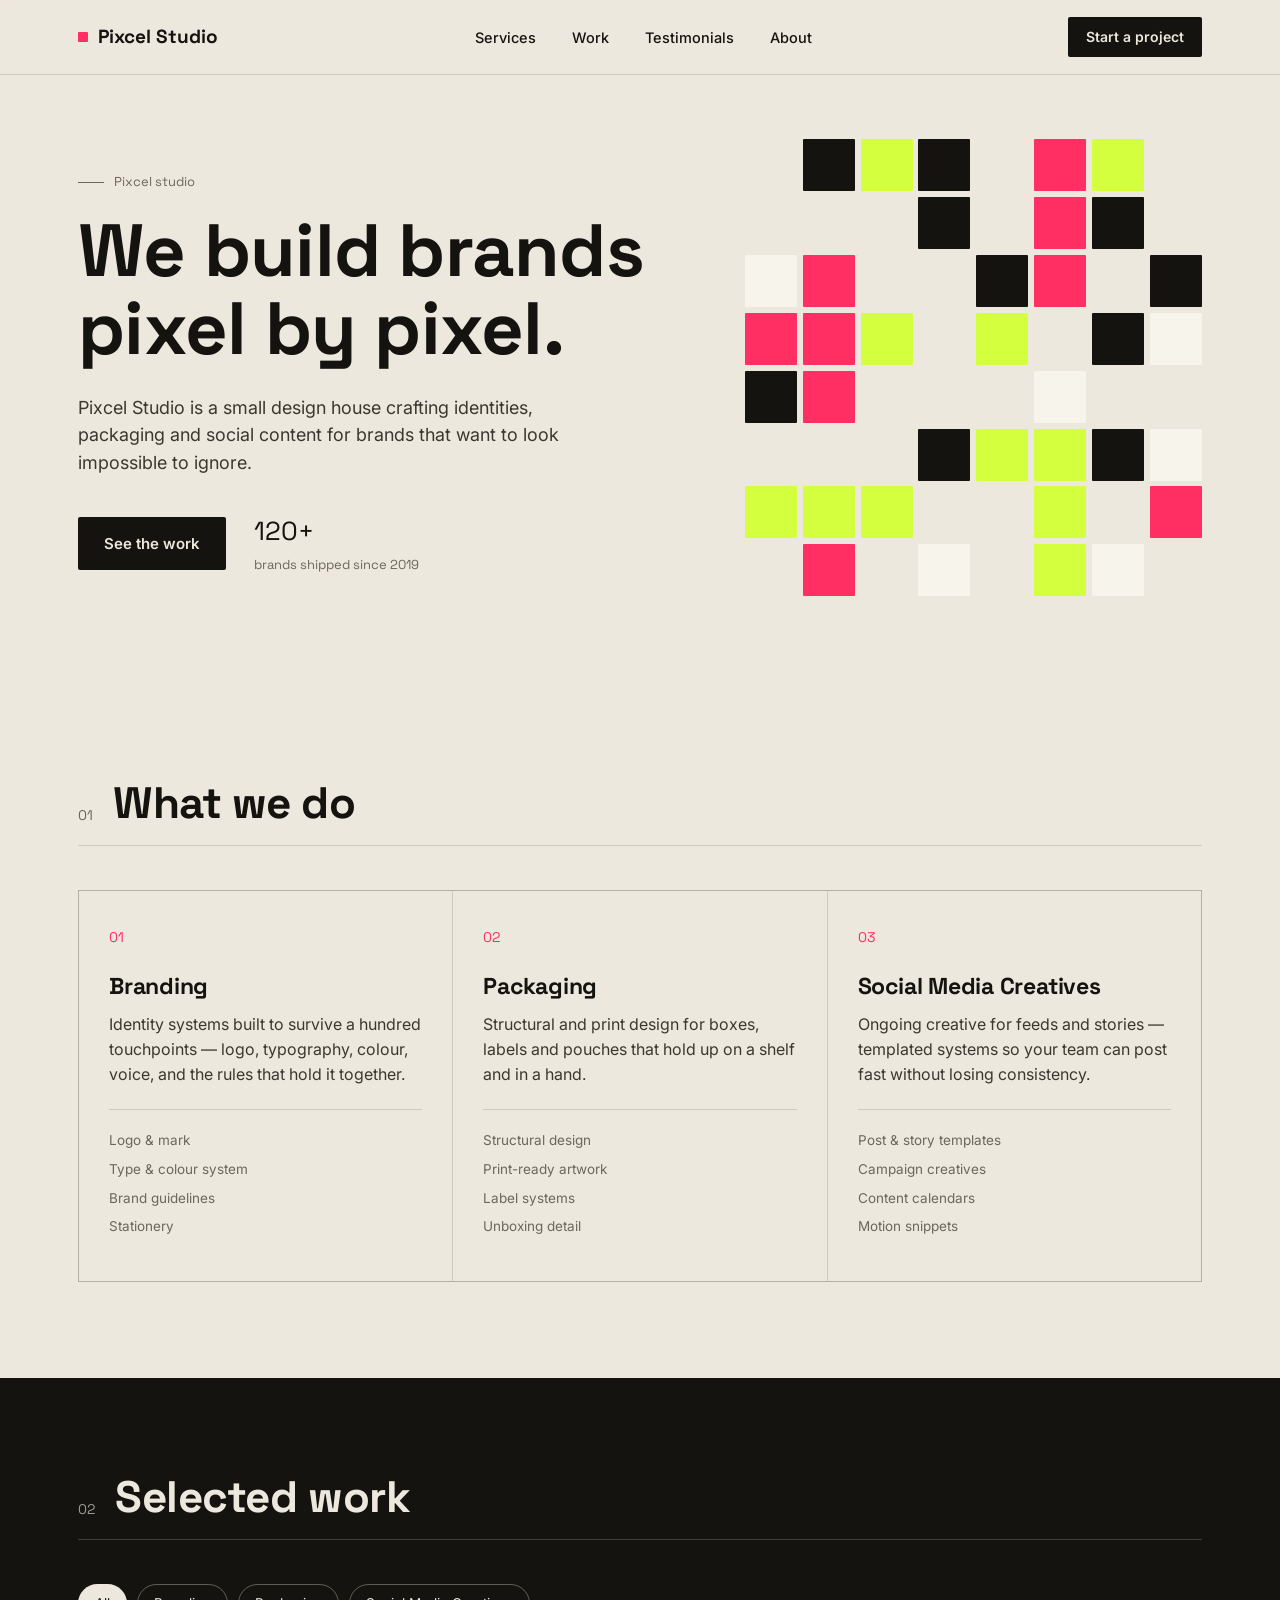
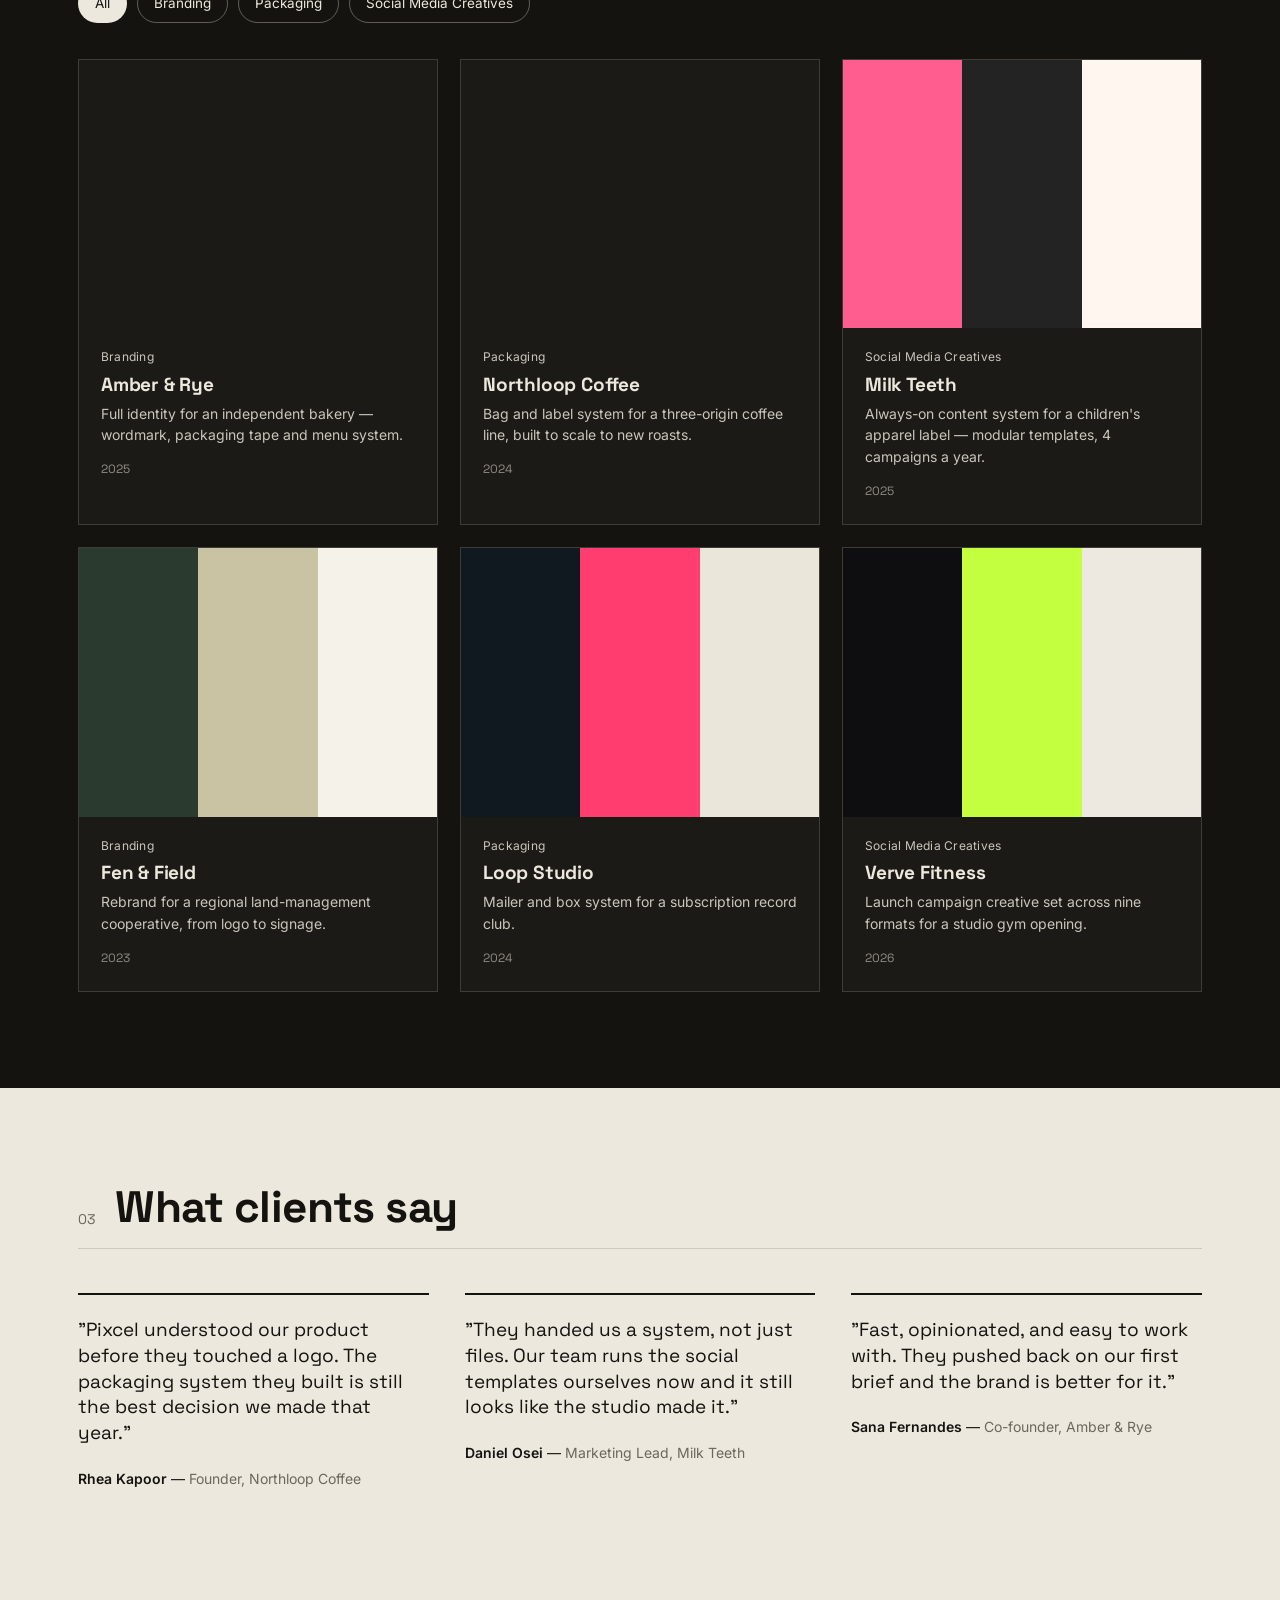
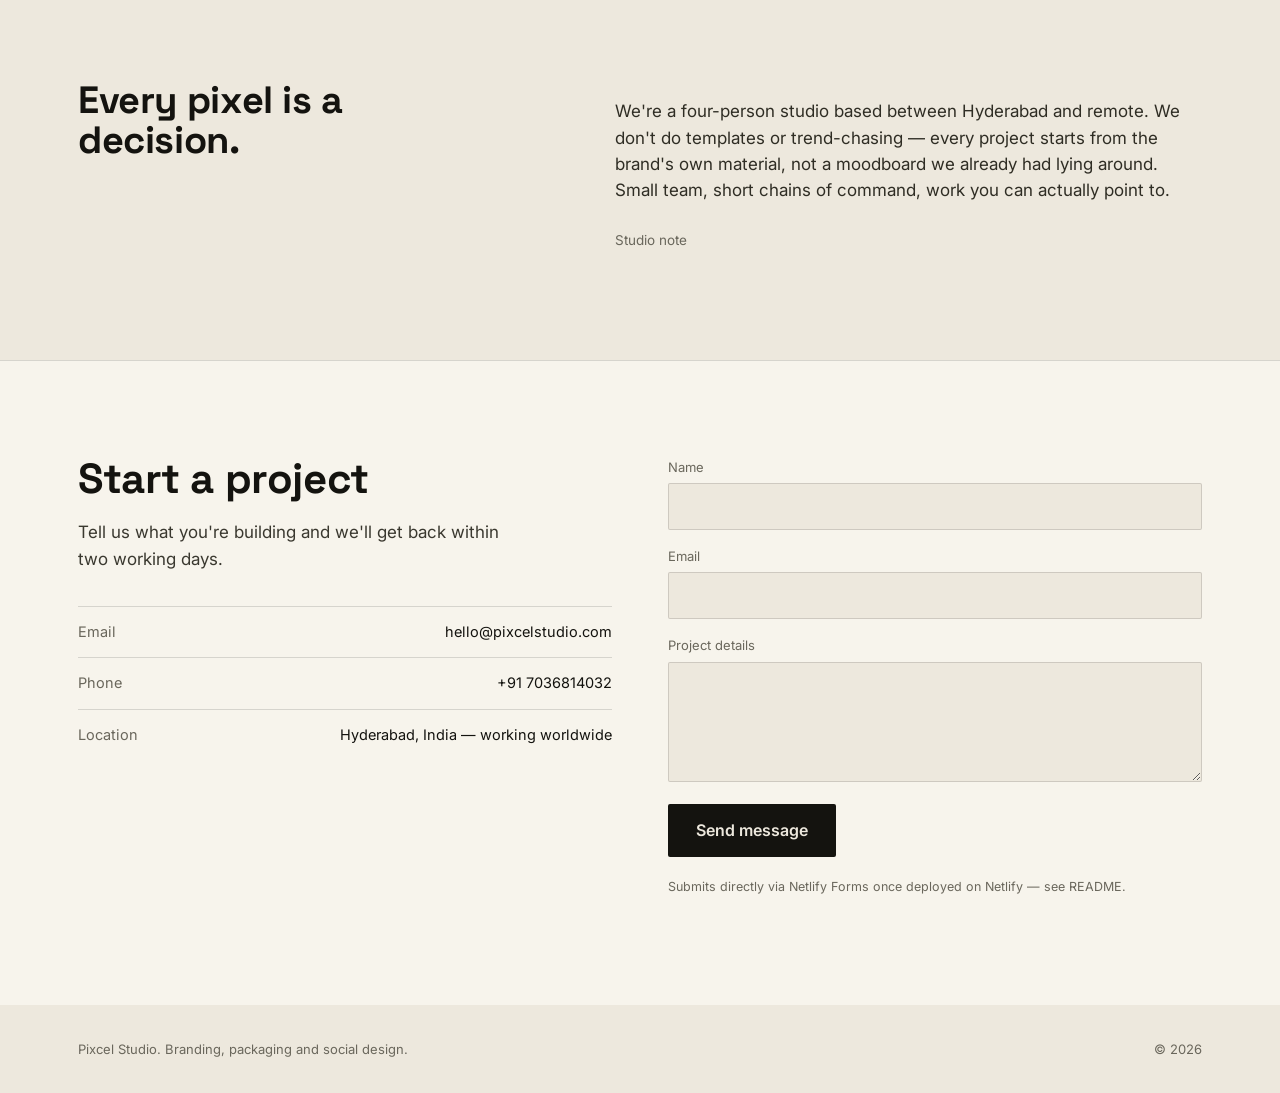
<file: index.html>
<!doctype html>
<html lang="en">
<head>
<meta charset="utf-8">
<meta name="viewport" content="width=device-width, initial-scale=1">
<title>Pixcel Studio — Branding, Packaging &amp; Social Design</title>
<meta name="description" content="Pixcel Studio is a design studio crafting brand identities, packaging and social media creatives.">
<link rel="preconnect" href="https://fonts.googleapis.com">
<link href="https://fonts.googleapis.com/css2?family=Space+Grotesk:wght@500;700&family=Inter:wght@400;500;600&display=swap" rel="stylesheet">
<link rel="stylesheet" href="css/style.css">
</head>
<body>

<header class="site-header">
  <div class="wrap">
    <a href="#top" class="logo"><span class="dot"></span>Pixcel Studio</a>
    <nav class="primary-nav" id="primary-nav">
      <ul>
        <li><a href="#services">Services</a></li>
        <li><a href="#work">Work</a></li>
        <li><a href="#testimonials">Testimonials</a></li>
        <li><a href="#about">About</a></li>
      </ul>
    </nav>
    <a href="#contact" class="nav-cta">Start a project</a>
    <button class="menu-toggle" id="menu-toggle" aria-label="Toggle menu" aria-expanded="false">
      <span></span><span></span><span></span>
    </button>
  </div>
</header>

<main id="top">

  <section class="hero">
    <div class="wrap">
      <div>
        <p class="hero-eyebrow" data-key="hero_eyebrow">Design studio</p>
        <h1 data-key="hero_heading">We build brands pixel by pixel.</h1>
        <p class="sub" data-key="hero_sub">Loading…</p>
        <div class="hero-actions">
          <a class="btn-primary" href="#work" data-key="hero_cta_label">See the work</a>
          <div class="hero-stat">
            <span class="n" data-key="hero_stat_number">120+</span>
            <span class="l" data-key="hero_stat_label">brands shipped</span>
          </div>
        </div>
      </div>
      <div class="pixel-grid" id="pixel-grid" aria-hidden="true"></div>
    </div>
  </section>

  <section id="services">
    <div class="wrap">
      <div class="section-head">
        <span class="num">01</span>
        <h2>What we do</h2>
      </div>
      <div class="services-grid" id="services-grid">
        <!-- populated from content/services.json -->
      </div>
    </div>
  </section>

  <section id="work" class="work">
    <div class="wrap">
      <div class="section-head">
        <span class="num">02</span>
        <h2>Selected work</h2>
      </div>
      <div class="work-filters" id="work-filters"></div>
      <div class="work-grid" id="work-grid">
        <!-- populated from content/works.json -->
      </div>
    </div>
  </section>

  <section id="testimonials">
    <div class="wrap">
      <div class="section-head">
        <span class="num">03</span>
        <h2>What clients say</h2>
      </div>
      <div class="testi-grid" id="testi-grid">
        <!-- populated from content/testimonials.json -->
      </div>
    </div>
  </section>

  <section id="about" class="about">
    <div class="wrap">
      <h2 data-key="about_heading">Every pixel is a decision.</h2>
      <div class="about-body">
        <p data-key="about_body">Loading…</p>
        <p class="founder" data-key="about_founder_name">Studio note</p>
      </div>
    </div>
  </section>

  <section id="contact" class="contact">
    <div class="wrap">
      <div>
        <h2 data-key="contact_heading">Start a project</h2>
        <p class="lede" data-key="contact_body">Loading…</p>
        <ul class="contact-details">
          <li><span class="k">Email</span><span data-key="contact_email">—</span></li>
          <li><span class="k">Phone</span><span data-key="contact_phone">—</span></li>
          <li><span class="k">Location</span><span data-key="contact_location">—</span></li>
        </ul>
      </div>
      <form class="contact-form" id="contact-form" name="contact" method="POST" data-netlify="true" data-netlify-honeypot="bot-field">
        <input type="hidden" name="form-name" value="contact">
        <p style="display:none">
          <label>Don't fill this out: <input name="bot-field"></label>
        </p>
        <div>
          <label for="cf-name">Name</label>
          <input id="cf-name" name="name" type="text" required>
        </div>
        <div>
          <label for="cf-email">Email</label>
          <input id="cf-email" name="email" type="email" required>
        </div>
        <div>
          <label for="cf-message">Project details</label>
          <textarea id="cf-message" name="message" required></textarea>
        </div>
        <button type="submit">Send message</button>
        <p class="form-note" id="form-note">Submits directly via Netlify Forms once deployed on Netlify — see README.</p>
      </form>
    </div>
  </section>

</main>

<footer>
  <div class="wrap">
    <span data-key="footer_note">Pixcel Studio</span>
    <span id="year-note"></span>
  </div>
</footer>

<script src="js/main.js"></script>
</body>
</html>
</file>
<file: css/style.css>
/* ==========================================================================
   Pixcel Studio — design tokens
   ========================================================================== */
:root{
  --ink: #14130f;
  --paper: #ede8dd;
  --paper-2: #f7f4ec;
  --line: rgba(20,19,15,0.14);
  --magenta: #ff2e63;
  --lime: #d4ff3f;
  --slate: #6a675c;

  --font-display: "Space Grotesk", "Arial Narrow", sans-serif;
  --font-body: "Inter", -apple-system, BlinkMacSystemFont, sans-serif;

  --max: 1180px;
  --gap: 24px;
  --radius: 2px;
}

*{ box-sizing:border-box; }
html{ scroll-behavior:smooth; }

@media (prefers-reduced-motion: reduce){
  html{ scroll-behavior:auto; }
  *{ animation-duration:0.001ms !important; animation-iteration-count:1 !important; transition-duration:0.001ms !important; }
}

body{
  margin:0;
  background:var(--paper);
  color:var(--ink);
  font-family:var(--font-body);
  font-size:16px;
  line-height:1.55;
  -webkit-font-smoothing:antialiased;
}

img,svg{ display:block; max-width:100%; }
a{ color:inherit; }
button{ font:inherit; }

.wrap{
  max-width:var(--max);
  margin:0 auto;
  padding:0 28px;
}

h1,h2,h3{
  font-family:var(--font-display);
  font-weight:700;
  line-height:1.05;
  margin:0;
  letter-spacing:-0.01em;
}

.section-head{
  display:grid;
  grid-template-columns: auto 1fr;
  align-items:end;
  gap:20px;
  margin-bottom:44px;
  border-bottom:1px solid var(--line);
  padding-bottom:18px;
}
.section-head .num{
  font-family:var(--font-display);
  font-size:14px;
  color:var(--slate);
}
.section-head h2{ font-size:clamp(28px,4vw,44px); }

section{ padding:96px 0; }

:focus-visible{
  outline:3px solid var(--magenta);
  outline-offset:3px;
}

/* ---- header ---- */
.site-header{
  position:sticky; top:0; z-index:40;
  background:rgba(237,232,221,0.92);
  backdrop-filter:blur(6px);
  border-bottom:1px solid var(--line);
}
.site-header .wrap{
  display:flex; align-items:center; justify-content:space-between;
  height:74px;
}
.logo{
  font-family:var(--font-display);
  font-weight:700;
  font-size:19px;
  display:flex; align-items:center; gap:10px;
  text-decoration:none;
}
.logo .dot{
  width:10px; height:10px; background:var(--magenta);
  display:inline-block; border-radius:1px;
}
nav.primary-nav ul{
  list-style:none; display:flex; gap:32px; margin:0; padding:0;
}
nav.primary-nav a{
  text-decoration:none; font-size:14.5px; font-weight:500;
  padding:6px 2px; border-bottom:1px solid transparent;
  transition:border-color .15s ease;
}
nav.primary-nav a:hover{ border-color:var(--ink); }
.nav-cta{
  background:var(--ink); color:var(--paper);
  padding:9px 18px; border-radius:var(--radius);
  font-size:14px; font-weight:600; text-decoration:none;
}
.menu-toggle{ display:none; background:none; border:0; cursor:pointer; padding:8px; }
.menu-toggle span{ display:block; width:22px; height:2px; background:var(--ink); margin:5px 0; }

/* ---- hero ---- */
.hero{
  padding:64px 0 88px;
  position:relative;
  overflow:hidden;
}
.hero .wrap{
  display:grid;
  grid-template-columns: 1.15fr 0.85fr;
  gap:48px;
  align-items:center;
}
.hero-eyebrow{
  font-family:var(--font-display);
  font-size:13px; color:var(--slate);
  display:flex; align-items:center; gap:10px;
  margin-bottom:20px;
}
.hero-eyebrow::before{
  content:""; width:26px; height:1px; background:var(--slate);
}
.hero h1{
  font-size:clamp(40px,6vw,74px);
  max-width:12ch;
}
.hero p.sub{
  font-size:18px; color:#3a382f; max-width:44ch;
  margin:26px 0 34px;
}
.hero-actions{ display:flex; align-items:center; gap:28px; flex-wrap:wrap; }
.btn-primary{
  background:var(--ink); color:var(--paper);
  padding:15px 26px; text-decoration:none;
  font-weight:600; font-size:15px; border-radius:var(--radius);
  display:inline-block;
  transition:transform .15s ease, background .15s ease;
}
.btn-primary:hover{ background:var(--magenta); transform:translateY(-1px); }
.hero-stat{ font-family:var(--font-display); }
.hero-stat .n{ font-size:26px; display:block; }
.hero-stat .l{ font-size:13px; color:var(--slate); }

/* pixel grid visual */
.pixel-grid{
  --cols: 10;
  display:grid;
  grid-template-columns: repeat(var(--cols), 1fr);
  gap:6px;
  aspect-ratio:1/1;
  width:100%;
}
.pixel-grid i{
  border-radius:1px;
  background:var(--paper-2);
  opacity:0;
  transform:scale(0.3);
  animation:pix-in .5s cubic-bezier(.2,.8,.2,1) forwards;
}
@keyframes pix-in{
  to{ opacity:1; transform:scale(1); }
}

/* ---- services ---- */
.services-grid{
  display:grid;
  grid-template-columns:repeat(3,1fr);
  gap:1px;
  background:var(--line);
  border:1px solid var(--line);
}
.service-card{
  background:var(--paper);
  padding:36px 30px 40px;
}
.service-card .code{
  font-family:var(--font-display);
  color:var(--magenta); font-size:14px; margin-bottom:26px;
}
.service-card h3{ font-size:23px; margin-bottom:14px; }
.service-card p{ color:#3a382f; margin:0 0 22px; }
.service-card ul{
  list-style:none; margin:0; padding:0;
  border-top:1px solid var(--line);
  padding-top:16px;
}
.service-card li{
  font-size:13.5px; color:var(--slate);
  padding:4px 0;
}

/* ---- work ---- */
.work{ background:var(--ink); color:var(--paper); }
.work .section-head{ border-bottom-color:rgba(237,232,221,0.2); }
.work .section-head .num{ color:#9c9a90; }
.work-filters{
  display:flex; gap:10px; margin-bottom:36px; flex-wrap:wrap;
}
.work-filters button{
  background:none; border:1px solid rgba(237,232,221,0.35);
  color:var(--paper); padding:8px 16px; border-radius:20px;
  font-size:13.5px; cursor:pointer; transition:background .15s ease, color .15s ease;
}
.work-filters button.active,
.work-filters button:hover{ background:var(--paper); color:var(--ink); }

.work-grid{
  display:grid;
  grid-template-columns:repeat(3,1fr);
  gap:22px;
}
.work-card{
  border:1px solid rgba(237,232,221,0.16);
  overflow:hidden;
  background:rgba(237,232,221,0.03);
}
.work-swatch{
  aspect-ratio:4/3;
  display:grid;
  grid-template-columns:repeat(3,1fr);
}
.work-swatch span{ display:block; }
.work-info{ padding:20px 22px 24px; }
.work-info .cat{
  font-size:12px; letter-spacing:.02em; color:#c9c6bb;
  margin-bottom:8px;
}
.work-info h3{ font-size:19px; margin-bottom:8px; }
.work-info p{ font-size:14px; color:#c9c6bb; margin:0; }
.work-info .year{ font-family:var(--font-display); font-size:12px; color:#8f8d84; margin-top:14px; }

/* ---- testimonials ---- */
.testi-grid{
  display:grid;
  grid-template-columns:repeat(3,1fr);
  gap:36px;
}
.testi-card blockquote{
  margin:0 0 22px;
  font-family:var(--font-display);
  font-size:19px;
  line-height:1.35;
}
.testi-card .who{ font-size:14px; }
.testi-card .who .name{ font-weight:600; }
.testi-card .who .role{ color:var(--slate); }
.testi-card{ border-top:2px solid var(--ink); padding-top:22px; }

/* ---- about ---- */
.about .wrap{
  display:grid;
  grid-template-columns:0.9fr 1.1fr;
  gap:56px;
  align-items:start;
}
.about h2{ font-size:clamp(26px,3.6vw,38px); max-width:11ch; }
.about-body p{ font-size:17px; color:#2f2d24; max-width:56ch; }
.about-body .founder{ margin-top:26px; font-size:13.5px; color:var(--slate); }

/* ---- contact ---- */
.contact{ background:var(--paper-2); border-top:1px solid var(--line); }
.contact .wrap{
  display:grid;
  grid-template-columns:1fr 1fr;
  gap:56px;
}
.contact h2{ font-size:clamp(28px,4vw,42px); max-width:12ch; }
.contact p.lede{ font-size:17px; color:#3a382f; margin:18px 0 0; max-width:40ch; }
.contact-details{ list-style:none; margin:34px 0 0; padding:0; }
.contact-details li{
  border-top:1px solid var(--line);
  padding:14px 0;
  display:flex; justify-content:space-between; gap:16px;
  font-size:14.5px;
}
.contact-details li .k{ color:var(--slate); }

form.contact-form{ display:grid; gap:16px; }
.contact-form label{ font-size:13px; color:var(--slate); display:block; margin-bottom:6px; }
.contact-form input, .contact-form textarea{
  width:100%; padding:13px 14px; border:1px solid var(--line);
  background:var(--paper); border-radius:var(--radius);
  font-family:var(--font-body); font-size:15px;
}
.contact-form textarea{ min-height:120px; resize:vertical; }
.contact-form button{
  justify-self:start;
  background:var(--ink); color:var(--paper);
  border:0; padding:14px 28px; border-radius:var(--radius);
  font-weight:600; cursor:pointer;
}
.contact-form button:hover{ background:var(--magenta); }
.form-note{ font-size:12.5px; color:var(--slate); margin-top:4px; }

/* ---- footer ---- */
footer{ padding:34px 0; }
footer .wrap{
  display:flex; justify-content:space-between; align-items:center;
  font-size:13px; color:var(--slate);
  flex-wrap:wrap; gap:10px;
}

/* ---- responsive ---- */
@media (max-width: 900px){
  nav.primary-nav, .nav-cta{ display:none; }
  .menu-toggle{ display:block; }
  .hero .wrap{ grid-template-columns:1fr; }
  .pixel-grid{ max-width:320px; }
  .services-grid, .work-grid, .testi-grid{ grid-template-columns:1fr; }
  .about .wrap, .contact .wrap{ grid-template-columns:1fr; }
  section{ padding:64px 0; }
}

@media (max-width:900px){
  nav.primary-nav.open{
    display:block; position:absolute; top:74px; left:0; right:0;
    background:var(--paper); border-bottom:1px solid var(--line);
    padding:14px 28px 22px;
  }
  nav.primary-nav.open ul{ flex-direction:column; gap:16px; }
}
</file>
